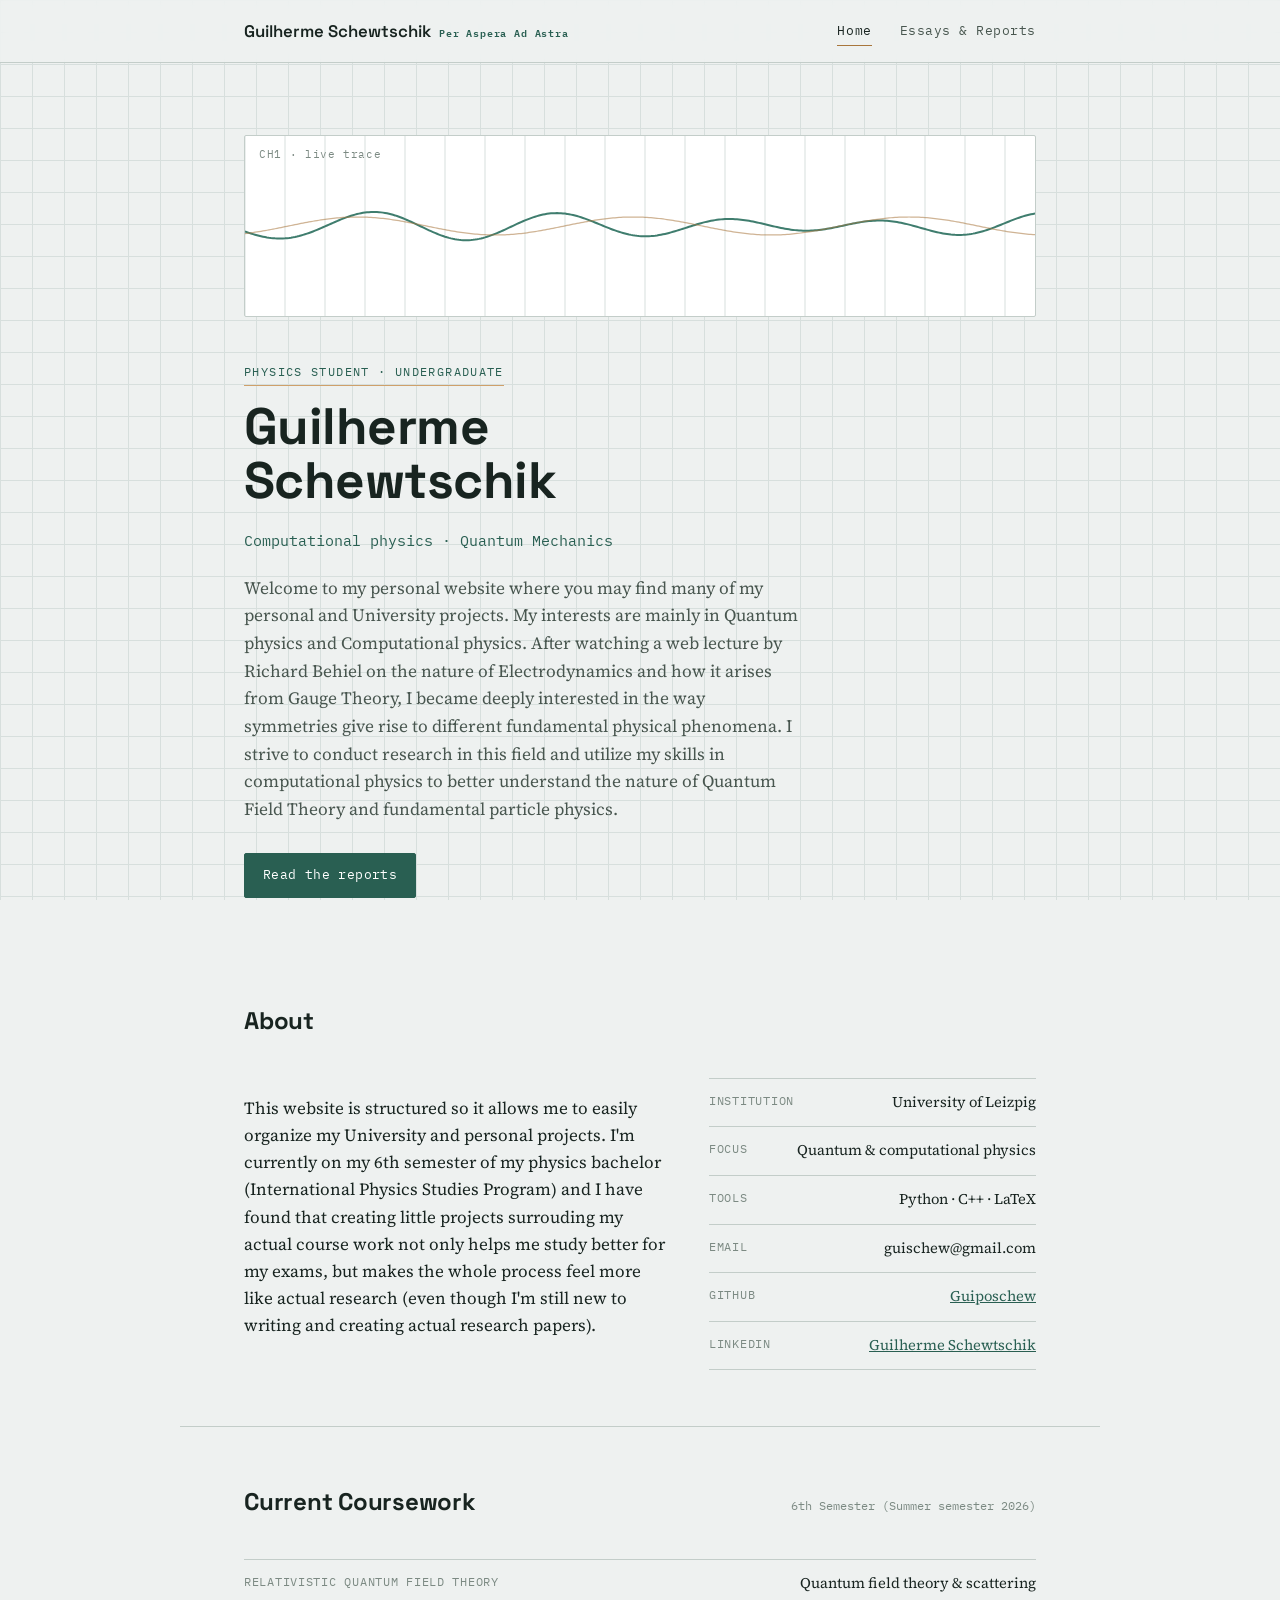
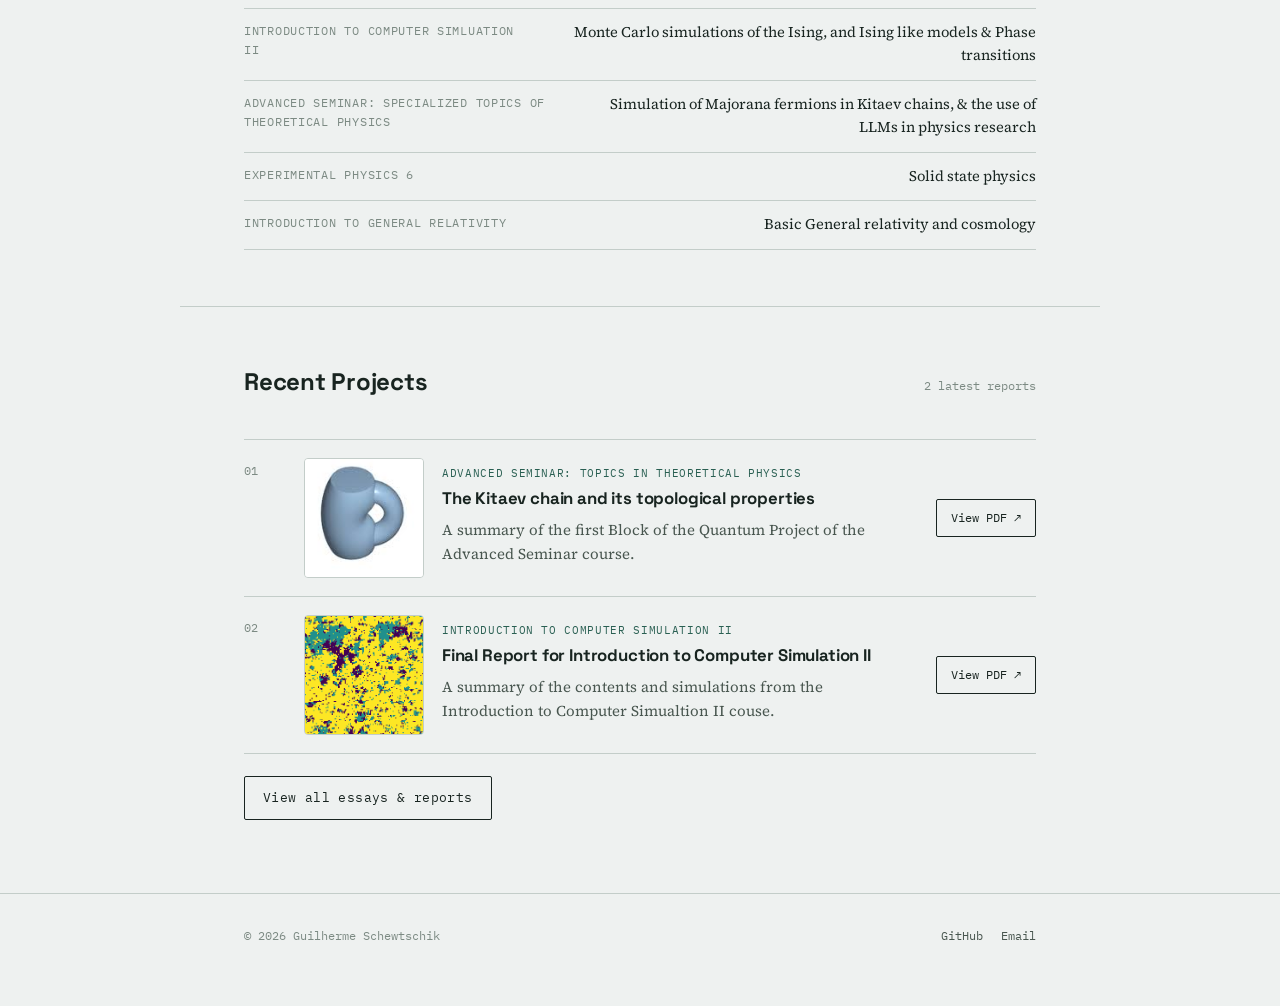
<file: index.html>
<!DOCTYPE html>
<html lang="en">
<head>
<meta charset="UTF-8" />
<meta name="viewport" content="width=device-width, initial-scale=1.0" />
<title>Guilherme Schewtschik — Physics Portfolio</title>
<meta name="description" content="Portfolio of Guilherme Schewtschik — physics student. University projects, essays and lab reports." />
<link rel="preconnect" href="https://fonts.googleapis.com">
<link rel="preconnect" href="https://fonts.gstatic.com" crossorigin>
<link href="https://fonts.googleapis.com/css2?family=Space+Grotesk:wght@500;600;700&family=Source+Serif+4:opsz,wght@8..60,400;8..60,600&family=IBM+Plex+Mono:wght@400;500&display=swap" rel="stylesheet">
<link rel="stylesheet" href="assets/css/style.css" />
<link rel="icon" type="image/png" href="assets/images/site_logo.png">
<meta property="og:title" content="Guilherme Schewtschik-Portifolio">
<meta property="og:description" content="Personal website with essays and reports."
</head>
<body>

<header class="site">
  <div class="nav-row">
    <a class="brand" href="index.html">Guilherme Schewtschik <small>Per Aspera Ad Astra</small></a>
    <nav class="links">
      <a href="index.html" aria-current="page">Home</a>
      <a href="reports.html">Essays &amp; Reports</a>
    </nav>
  </div>
</header>

<main>
  <div class="hero">
    <div class="hero-canvas-wrap">
      <span class="readout">CH1 · live trace</span>
      <canvas id="scope" aria-hidden="true"></canvas>
    </div>

    <span class="eyebrow">Physics student · undergraduate</span>
    <h1>Guilherme Schewtschik</h1>
    <p class="role"> Computational physics · Quantum Mechanics</p>
    <p class="lede">
      Welcome to my personal website where you may find many of my personal and University projects.
      My interests are mainly in Quantum physics and Computational physics.
      After watching a web lecture by Richard Behiel on the nature of Electrodynamics and how it arises 
      from Gauge Theory, I became deeply interested in the way symmetries give rise to different fundamental physical 
      phenomena.
      I strive to conduct research in this field and utilize my skills in computational physics to better understand 
      the nature of Quantum Field Theory and fundamental particle physics.
    </p>
    <div class="cta-row">
      <a class="btn primary" href="reports.html">Read the reports</a>
    </div>
  </div>

  <section class="block">
    <div class="section-head">
      <h2>About</h2>
    </div>
    <div class="about-grid">
      <div>
        <p>
          This website is structured so it allows me to easily organize my University and personal projects.
          I'm currently on my 6th semester of my physics bachelor (International Physics Studies Program) and I have found that creating little projects 
          surrouding my actual course work not only helps me study better for my exams, but makes the whole process feel 
          more like actual research (even though I'm still new to writing and creating actual research papers).
        </p>
      </div>
      <ul class="field-list">
        <li><span>Institution</span><span>University of Leizpig</span></li>
        <li><span>Focus</span><span>Quantum &amp; computational physics</span></li>
        <li><span>Tools</span><span>Python · C++ · LaTeX</span></li>
        <li><span>Email</span><span>guischew@gmail.com</span></li>
        <li><span>GitHub</span><span><a href="https://github.com/guiposchew">Guiposchew</a></span></li>
        <li><span>Linkedin</span><span><a href="https://www.linkedin.com/in/guilherme-schewtschik/">Guilherme Schewtschik</a></span></li>
      </ul>
    </div>
    </section>

<section class="block">
    <div class="section-head">
      <h2>Current Coursework</h2>
      <span class="tally">6th Semester (Summer semester 2026)</span>
    </div>
    <ul class="field-list">
      <li><span>Relativistic Quantum Field Theory</span><span>Quantum field theory &amp; scattering</span></li>
      <li><span>Introduction to Computer Simluation II</span><span> Monte Carlo simulations of the Ising, and Ising like models &amp; Phase transitions </span></li>
      <li><span>Advanced Seminar: Specialized Topics of Theoretical Physics</span><span>Simulation of Majorana fermions in Kitaev chains, &amp; the use of LLMs in physics research</span></li>
      <li><span>Experimental Physics 6</span><span>Solid state physics</span></li>
      <li><span>Introduction to General Relativity</span><span>Basic General relativity and cosmology</span></li>
    </ul>
  </section>

  <section class="block">
    <div class="section-head">
      <h2>Recent Projects</h2>
      <span class="tally" id="recent-count">Loading...</span>
    </div>
    <ul class="doc-list" id="recent-docs-list"></ul>
    <p style="margin-top: 22px;"><a class="btn" href="reports.html">View all essays &amp; reports</a></p>
  </section>
</main>

<footer class="site">
  <div class="wrap">
    <span>© <span id="year"></span> Guilherme Schewtschik</span>
    <div class="foot-links">
      <a href="https://github.com/guiposchew" target="_blank" rel="noopener">GitHub</a>
      <a href="mailto:guischew@gmail.com">Email</a>
    </div>
  </div>
</footer>

<script>document.getElementById("year").textContent = new Date().getFullYear();</script>
<script src="assets/js/main.js?v=3"></script>
</body>
</html>
</file>
<file: assets/css/style.css>
/* =========================================================
   Guilherme Schewtschik — Physics Portfolio
   Design tokens
   ========================================================= */
:root {
  --paper: #eef1f0;
  --paper-line: #d7dfdd;
  --surface: #ffffff;
  --ink: #182420;
  --ink-soft: #48564f;
  --ink-faint: #7c8a83;
  --accent: #3f7d6e;      /* phosphor / oscilloscope trace */
  --accent-strong: #295f52;
  --brass: #a8763c;       /* instrument brass, secondary accent */
  --brass-soft: #cfa06a;
  --line: #c3cdc9;

  --font-display: "Space Grotesk", "Helvetica Neue", Arial, sans-serif;
  --font-body: "Source Serif 4", Georgia, "Times New Roman", serif;
  --font-mono: "IBM Plex Mono", "SFMono-Regular", Menlo, monospace;

  --max-w: 920px;
  --edge: clamp(20px, 5vw, 64px);
}

* { box-sizing: border-box; }

html { scroll-behavior: smooth; }

body {
  margin: 0;
  background:
    linear-gradient(var(--paper-line) 1px, transparent 1px) 0 0 / 100% 32px,
    linear-gradient(90deg, var(--paper-line) 1px, transparent 1px) 0 0 / 32px 100%,
    var(--paper);
  background-attachment: fixed;
  color: var(--ink);
  font-family: var(--font-body);
  font-size: 17px;
  line-height: 1.6;
  -webkit-font-smoothing: antialiased;
}

@media (prefers-reduced-motion: reduce) {
  html { scroll-behavior: auto; }
  * { animation-duration: 0.001ms !important; animation-iteration-count: 1 !important; transition-duration: 0.001ms !important; }
}

a { color: var(--accent-strong); }
a:focus-visible, button:focus-visible, .card:focus-visible {
  outline: 2px solid var(--accent);
  outline-offset: 3px;
}

h1, h2, h3 {
  font-family: var(--font-display);
  color: var(--ink);
  letter-spacing: -0.01em;
  margin: 0 0 0.4em;
}

.eyebrow {
  display: inline-block;
  font-family: var(--font-mono);
  font-size: 0.72rem;
  letter-spacing: 0.12em;
  text-transform: uppercase;
  color: var(--accent-strong);
  border-bottom: 1px solid var(--brass-soft);
  padding-bottom: 4px;
  margin-bottom: 14px;
}

/* ---------- Layout shell ---------- */
.wrap { max-width: var(--max-w); margin: 0 auto; padding: 0 var(--edge); }

/* ---------- Header / nav ---------- */
header.site {
  position: sticky;
  top: 0;
  z-index: 40;
  background: rgba(238, 241, 240, 0.86);
  backdrop-filter: blur(6px);
  border-bottom: 1px solid var(--line);
}
.nav-row {
  max-width: var(--max-w);
  margin: 0 auto;
  padding: 16px var(--edge);
  display: flex;
  align-items: center;
  justify-content: space-between;
  gap: 16px;
}
.brand {
  font-family: var(--font-display);
  font-weight: 600;
  font-size: 1.05rem;
  color: var(--ink);
  text-decoration: none;
  display: flex;
  align-items: baseline;
  gap: 8px;
}
.brand small {
  font-family: var(--font-mono);
  font-size: 0.65rem;
  color: var(--accent-strong);
  letter-spacing: 0.08em;
}
nav.links { display: flex; gap: 28px; }
nav.links a {
  font-family: var(--font-mono);
  font-size: 0.82rem;
  letter-spacing: 0.04em;
  text-decoration: none;
  color: var(--ink-soft);
  padding: 4px 0;
  border-bottom: 1px solid transparent;
  transition: color 0.15s, border-color 0.15s;
}
nav.links a:hover,
nav.links a[aria-current="page"] {
  color: var(--ink);
  border-color: var(--brass);
}

/* ---------- Hero ---------- */
.hero {
  position: relative;
  padding: 72px var(--edge) 48px;
  max-width: var(--max-w);
  margin: 0 auto;
  overflow: hidden;
}
.hero-canvas-wrap {
  border: 1px solid var(--line);
  background: var(--surface);
  border-radius: 2px;
  margin-bottom: 40px;
  position: relative;
}
.hero-canvas-wrap canvas { display: block; width: 100%; height: 180px; }
.hero-canvas-wrap .readout {
  position: absolute;
  top: 10px;
  left: 14px;
  font-family: var(--font-mono);
  font-size: 0.68rem;
  color: var(--ink-faint);
  letter-spacing: 0.06em;
}
.hero h1 {
  font-size: clamp(2.1rem, 5vw, 3.2rem);
  line-height: 1.05;
  max-width: 14ch;
}
.hero .role {
  font-family: var(--font-mono);
  font-size: 0.95rem;
  color: var(--accent-strong);
  margin: 10px 0 22px;
}
.hero p.lede {
  max-width: 62ch;
  color: var(--ink-soft);
  font-size: 1.08rem;
}
.hero .cta-row { display: flex; gap: 14px; margin-top: 30px; flex-wrap: wrap; }

.btn {
  font-family: var(--font-mono);
  font-size: 0.8rem;
  letter-spacing: 0.03em;
  text-decoration: none;
  padding: 11px 18px;
  border-radius: 2px;
  border: 1px solid var(--ink);
  color: var(--ink);
  transition: background 0.15s, color 0.15s, transform 0.1s;
  display: inline-block;
}
.btn:hover { background: var(--ink); color: var(--paper); }
.btn.primary { background: var(--accent-strong); border-color: var(--accent-strong); color: #fff; }
.btn.primary:hover { background: var(--accent); border-color: var(--accent); }

/* ---------- Sections ---------- */
section.block { padding: 56px var(--edge); max-width: var(--max-w); margin: 0 auto; }
section.block + section.block { border-top: 1px solid var(--line); }

.section-head { display: flex; align-items: baseline; justify-content: space-between; gap: 20px; margin-bottom: 28px; flex-wrap: wrap; }
.section-head h2 { font-size: 1.5rem; }
.section-head .tally { font-family: var(--font-mono); font-size: 0.75rem; color: var(--ink-faint); }

/* ---------- Cards: about grid ---------- */
.about-grid {
  display: grid;
  grid-template-columns: 1.3fr 1fr;
  gap: 40px;
}
@media (max-width: 720px) { .about-grid { grid-template-columns: 1fr; } }

.field-list { list-style: none; margin: 0; padding: 0; border-top: 1px solid var(--line); }
.field-list li {
  display: flex;
  justify-content: space-between;
  gap: 16px;
  padding: 12px 0;
  border-bottom: 1px solid var(--line);
  font-size: 0.92rem;
}
.field-list li span:first-child { font-family: var(--font-mono); font-size: 0.75rem; color: var(--ink-faint); text-transform: uppercase; letter-spacing: 0.06em; }
.field-list li span:last-child { color: var(--ink); text-align: right; }

/* ---------- Cards: project / document ---------- */
.card-grid { display: grid; grid-template-columns: repeat(2, 1fr); gap: 22px; }
@media (max-width: 720px) { .card-grid { grid-template-columns: 1fr; } }

.card {
  background: var(--surface);
  border: 1px solid var(--line);
  border-radius: 2px;
  padding: 22px 22px 20px;
  display: flex;
  flex-direction: column;
  gap: 12px;
  position: relative;
  transition: border-color 0.15s, transform 0.15s;
}
.card:hover { border-color: var(--accent); transform: translateY(-2px); }
.card .tag {
  align-self: flex-start;
  font-family: var(--font-mono);
  font-size: 0.65rem;
  letter-spacing: 0.08em;
  text-transform: uppercase;
  color: var(--accent-strong);
  background: rgba(63, 125, 110, 0.1);
  padding: 4px 8px;
  border-radius: 2px;
}
.card h3 { font-size: 1.08rem; margin-bottom: 2px; }
.card p { color: var(--ink-soft); font-size: 0.92rem; margin: 0; flex-grow: 1; }
.card .meta {
  font-family: var(--font-mono);
  font-size: 0.7rem;
  color: var(--ink-faint);
  letter-spacing: 0.03em;
}
.card .card-link {
  font-family: var(--font-mono);
  font-size: 0.78rem;
  color: var(--ink);
  text-decoration: none;
  display: inline-flex;
  align-items: center;
  gap: 6px;
  margin-top: 4px;
  border-bottom: 1px solid var(--brass);
  align-self: flex-start;
  padding-bottom: 1px;
}
.card .card-link:hover { color: var(--accent-strong); border-color: var(--accent); }
.card .card-link svg { width: 12px; height: 12px; }

.card.placeholder { border-style: dashed; opacity: 0.75; }
.card.placeholder .tag { background: rgba(168, 118, 60, 0.12); color: var(--brass); }

/* ---------- Document list (reports / essays) ---------- */
.doc-list { list-style: none; margin: 0; padding: 0; }
.doc-item {
  border-bottom: 1px solid var(--line);
  padding: 18px 0;
  display: grid;
  grid-template-columns: 42px 120px minmax(0, 1fr) auto;
  gap: 18px;
  align-items: start;
}
.doc-item:first-child { border-top: 1px solid var(--line); }
@media (max-width: 840px) {
  .doc-item { grid-template-columns: 42px 120px minmax(0, 1fr); gap: 14px; }
}
@media (max-width: 640px) {
  .doc-item { grid-template-columns: 1fr; gap: 8px; }
}
.doc-item .doc-no {
  font-family: var(--font-mono);
  font-size: 0.72rem;
  color: var(--ink-faint);
  padding-top: 4px;
}
.doc-thumb {
  width: 120px;
  min-width: 120px;
  height: 120px;
  border-radius: 4px;
  overflow: hidden;
  background: linear-gradient(180deg, #f9fafb, #e8ecef);
  border: 1px solid var(--line);
  display: grid;
  place-items: center;
}

.doc-thumb img {
  width: 100%;
  height: 100%;
  object-fit: cover;
  display: block;
}
.doc-thumb-fallback {
  width: 100%;
  height: 100%;
  display: grid;
  place-items: center;
  font-family: var(--font-mono);
  font-size: 0.65rem;
  color: var(--ink-faint);
  text-transform: uppercase;
  letter-spacing: 0.08em;
}
.doc-item .doc-body h3 { font-size: 1.05rem; margin-bottom: 6px; }
.doc-item .doc-body p { margin: 0 0 10px; color: var(--ink-soft); font-size: 0.94rem; }
.doc-item .doc-body .course-tag {
  font-family: var(--font-mono);
  font-size: 0.68rem;
  text-transform: uppercase;
  letter-spacing: 0.06em;
  color: var(--accent-strong);
}
.doc-item .doc-action { align-self: center; }
.doc-item .doc-action a {
  font-family: var(--font-mono);
  font-size: 0.76rem;
  text-decoration: none;
  border: 1px solid var(--ink);
  padding: 8px 14px;
  border-radius: 2px;
  color: var(--ink);
  white-space: nowrap;
  display: inline-flex;
  align-items: center;
  gap: 6px;
  transition: background 0.15s, color 0.15s;
}
.doc-item .doc-action a:hover { background: var(--accent-strong); border-color: var(--accent-strong); color: #fff; }
.doc-item .doc-action svg { width: 12px; height: 12px; }

/* ---------- Footer ---------- */
footer.site {
  border-top: 1px solid var(--line);
  padding: 32px var(--edge) 60px;
}
footer.site .wrap {
  display: flex;
  justify-content: space-between;
  align-items: center;
  flex-wrap: wrap;
  gap: 12px;
  font-family: var(--font-mono);
  font-size: 0.75rem;
  color: var(--ink-faint);
}
footer.site a { color: var(--ink-soft); text-decoration: none; }
footer.site a:hover { color: var(--accent-strong); }
footer.site .foot-links { display: flex; gap: 18px; }

/* ---------- Page intro (non-home pages) ---------- */
.page-intro { padding: 48px var(--edge) 8px; max-width: var(--max-w); margin: 0 auto; }
.page-intro h1 { font-size: clamp(1.8rem, 4vw, 2.4rem); }
.page-intro p { color: var(--ink-soft); max-width: 60ch; }

.note {
  font-family: var(--font-mono);
  font-size: 0.75rem;
  color: var(--brass);
  background: rgba(168, 118, 60, 0.08);
  border: 1px dashed var(--brass-soft);
  padding: 10px 14px;
  border-radius: 2px;
  margin-top: 18px;
}
</file>
